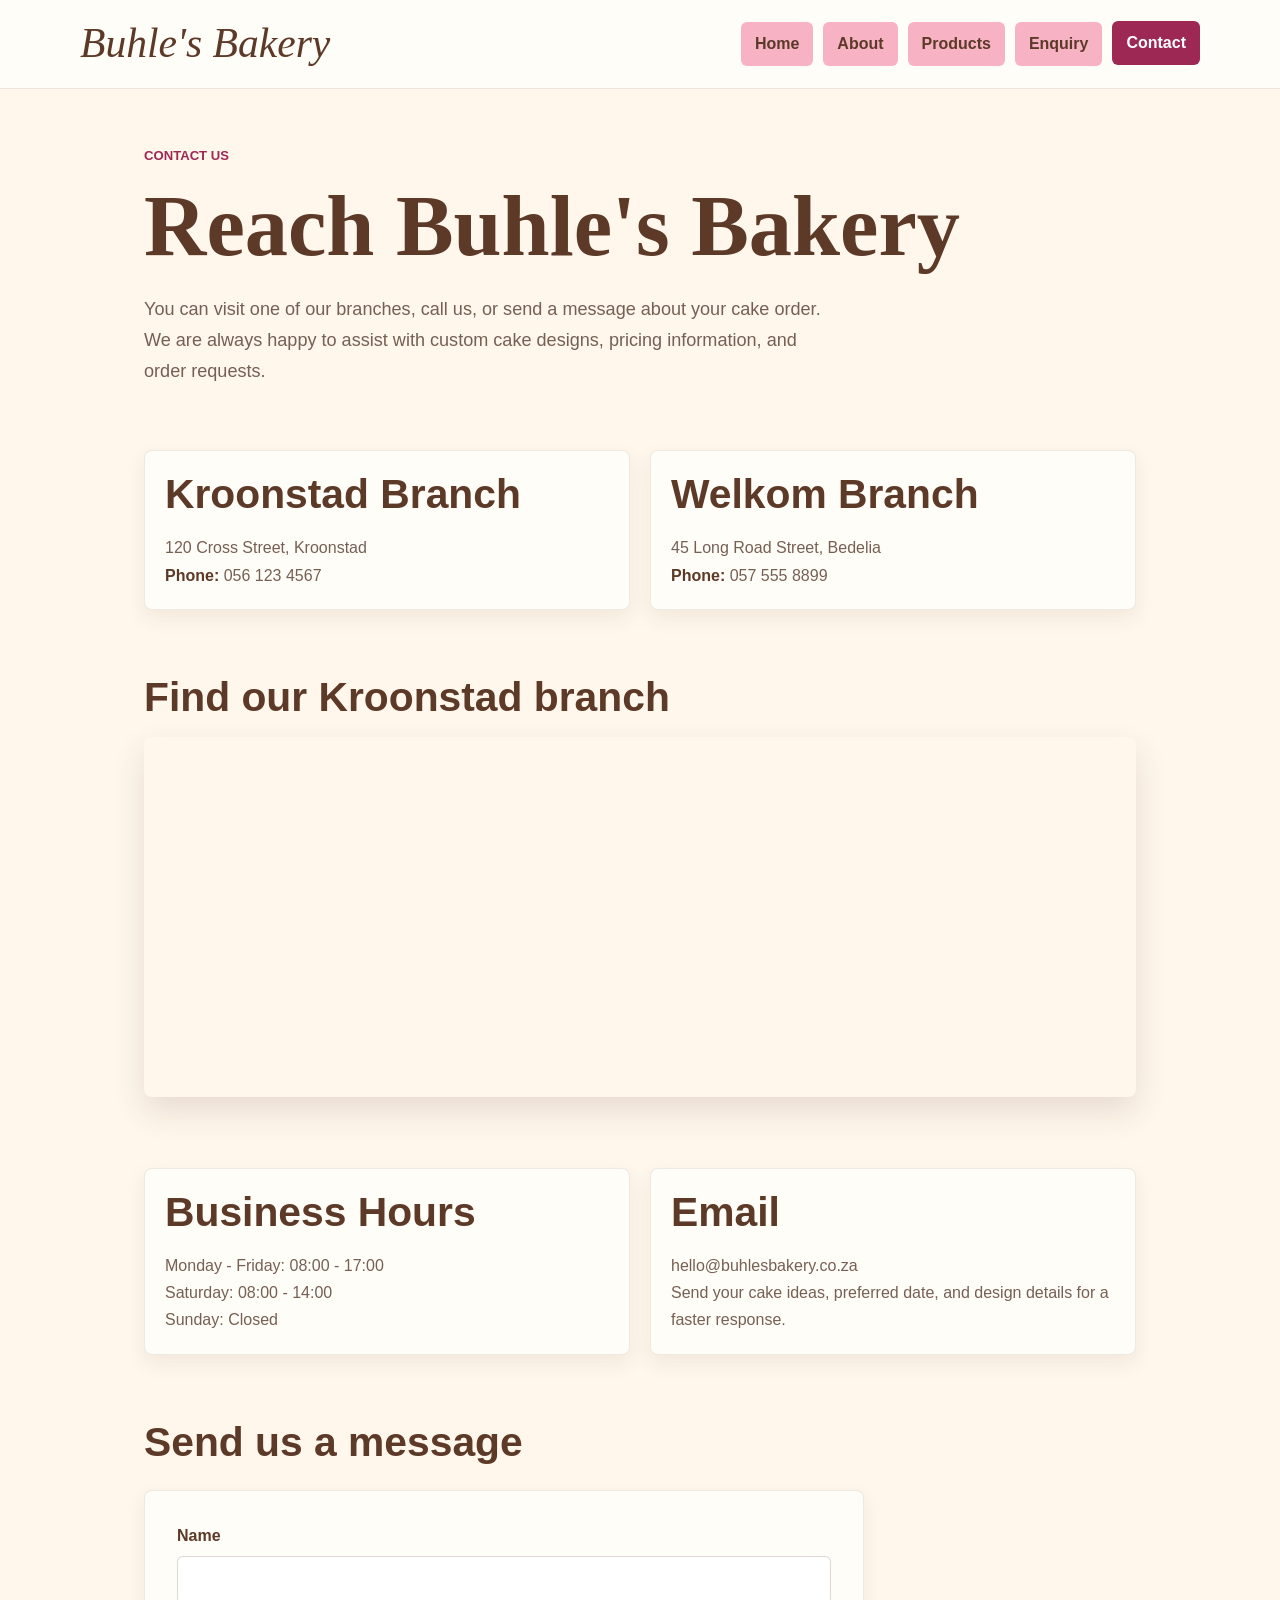
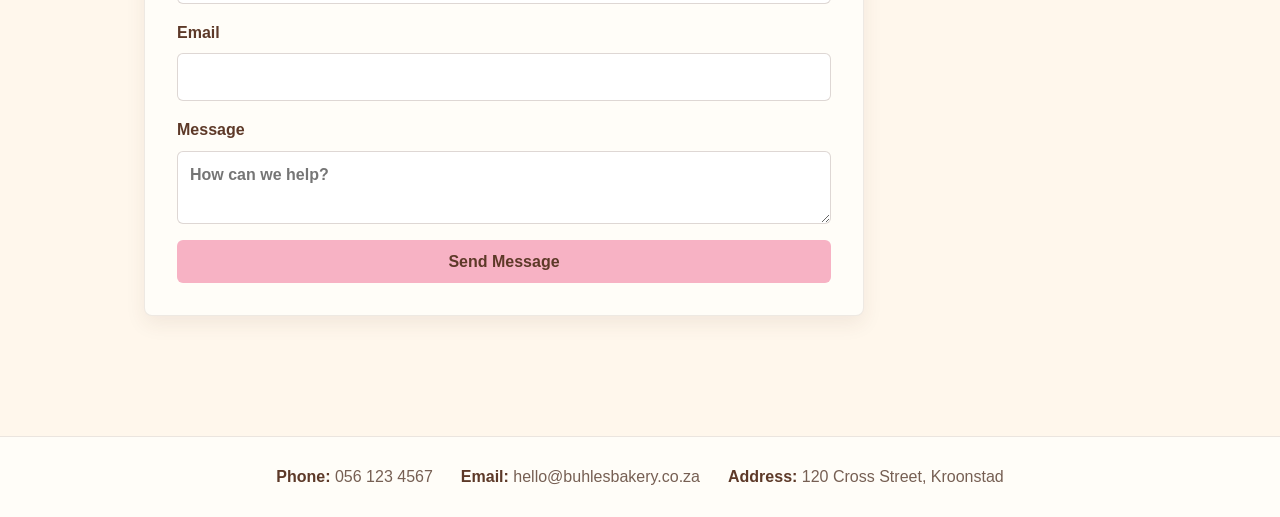
<file: contact.html>
<!DOCTYPE html>
<html lang="en">

<head>
    <!-- BASIC PAGE SETUP -->
    <meta charset="UTF-8">

    <!-- Responsive design for all devices -->
    <meta name="viewport" content="width=device-width, initial-scale=1.0">

    <!-- SEO META DATA  -->
    <meta name="description" content="Contact Buhle's Bakery in Kroonstad and Welkom for custom cakes, cupcakes, business hours, branch details, and bakery enquiries.">
    <meta name="keywords" content="contact Buhle's Bakery, Kroonstad bakery, Welkom bakery, bakery business hours, custom cake contact">

    <!-- Page title -->
    <title>Buhle's Bakery | Contact Details, Branches and Map</title>

    <!-- External stylesheet -->
    <link rel="stylesheet" href="css/style.css">

    <!-- Optional JavaScript file -->
    <script src="javascript/script.js" defer></script>
</head>

<body>

    <!-- ================= HEADER SECTION ================= -->
    <header>

        <!-- Container for logo and navigation -->
        <div class="site-header">

            <!-- Brand / homepage link -->
            <a class="brand" href="index.html">Buhle's Bakery</a>

            <!-- Navigation menu -->
            <nav aria-label="Main navigation">

                <a href="index.html">Home</a>
                <a href="about.html">About</a>
                <a href="products.html">Products</a>
                <a href="enquiry.html">Enquiry</a>
                <a href="contact.html" aria-current="page">Contact</a>

            </nav>
        </div>
    </header>

    <!-- ================= MAIN CONTENT ================= -->
    <main>

        <!-- ================= INTRO SECTION ================= -->
        <section>

            <!-- Small label for styling consistency -->
            <p class="eyebrow">Contact us</p>

            <!-- Main heading -->
            <h1>Reach Buhle's Bakery</h1>

            <!-- Added richer text (fixes “not enough content” issue) -->
            <p class="lead">
                You can visit one of our branches, call us, or send a message about your cake order.
                We are always happy to assist with custom cake designs, pricing information, and order requests.
            </p>

        </section>

        <!-- ================= BRANCH INFORMATION ================= -->
        <section class="info-grid">

            <!-- Kroonstad branch -->
            <article class="info-panel">

                <h2>Kroonstad Branch</h2>

                <p>120 Cross Street, Kroonstad</p>

                <p><strong>Phone:</strong> 056 123 4567</p>

            </article>

            <!-- Welkom branch -->
            <article class="info-panel">

                <h2>Welkom Branch</h2>

                <p>45 Long Road Street, Bedelia</p>

                <p><strong>Phone:</strong> 057 555 8899</p>

            </article>

        </section>

        <!-- ================= MAP SECTION ================= -->
        <section>

            <h2>Find our Kroonstad branch</h2>

            <!-- Embedded map for location awareness -->
            <iframe
                class="map-frame"
                title="Interactive map showing Buhle's Bakery Kroonstad area"
                src="https://www.openstreetmap.org/export/embed.html?bbox=27.2100%2C-27.6900%2C27.2600%2C-27.6500&amp;layer=mapnik&amp;marker=-27.6700%2C27.2350"
                loading="lazy">
            </iframe>

        </section>

        <!-- ================= BUSINESS INFO ================= -->
        <section class="info-grid">

            <!-- Business hours -->
            <article class="info-panel">

                <h2>Business Hours</h2>

                <p>Monday - Friday: 08:00 - 17:00</p>
                <p>Saturday: 08:00 - 14:00</p>
                <p>Sunday: Closed</p>

            </article>

            <!-- Email info -->
            <article class="info-panel">

                <h2>Email</h2>

                <p>hello@buhlesbakery.co.za</p>

                <!-- Added explanation text (important for rubric content marks) -->
                <p>
                    Send your cake ideas, preferred date, and design details for a faster response.
                </p>

            </article>

        </section>

        <!-- ================= CONTACT FORM ================= -->
        <section>

            <h2>Send us a message</h2>

            <!-- Form for user enquiries -->
            <form action="#" method="post" data-form-type="contact">

                <!-- Name input -->
                <label>
                    Name
                    <input type="text" name="name" autocomplete="name" required>
                </label>

                <!-- Email input -->
                <label>
                    Email
                    <input type="email" name="email" autocomplete="email" required>
                </label>

                <!-- Message input -->
                <label>
                    Message
                    <textarea name="message" minlength="10" placeholder="How can we help?" required></textarea>
                </label>

                <!-- Submit button -->
                <button class="button" type="submit">Send Message</button>

                <!-- Placeholder for JS response messages -->
                <p class="form-response" hidden></p>

            </form>

        </section>

    </main>

    <!-- ================= FOOTER ================= -->
    <footer>

        <div class="footer-inner">

            <!-- Contact details repeated for usability -->
            <p><strong>Phone:</strong> 056 123 4567</p>
            <p><strong>Email:</strong> hello@buhlesbakery.co.za</p>
            <p><strong>Address:</strong> 120 Cross Street, Kroonstad</p>

        </div>

    </footer>

</body>
</html>
</file>
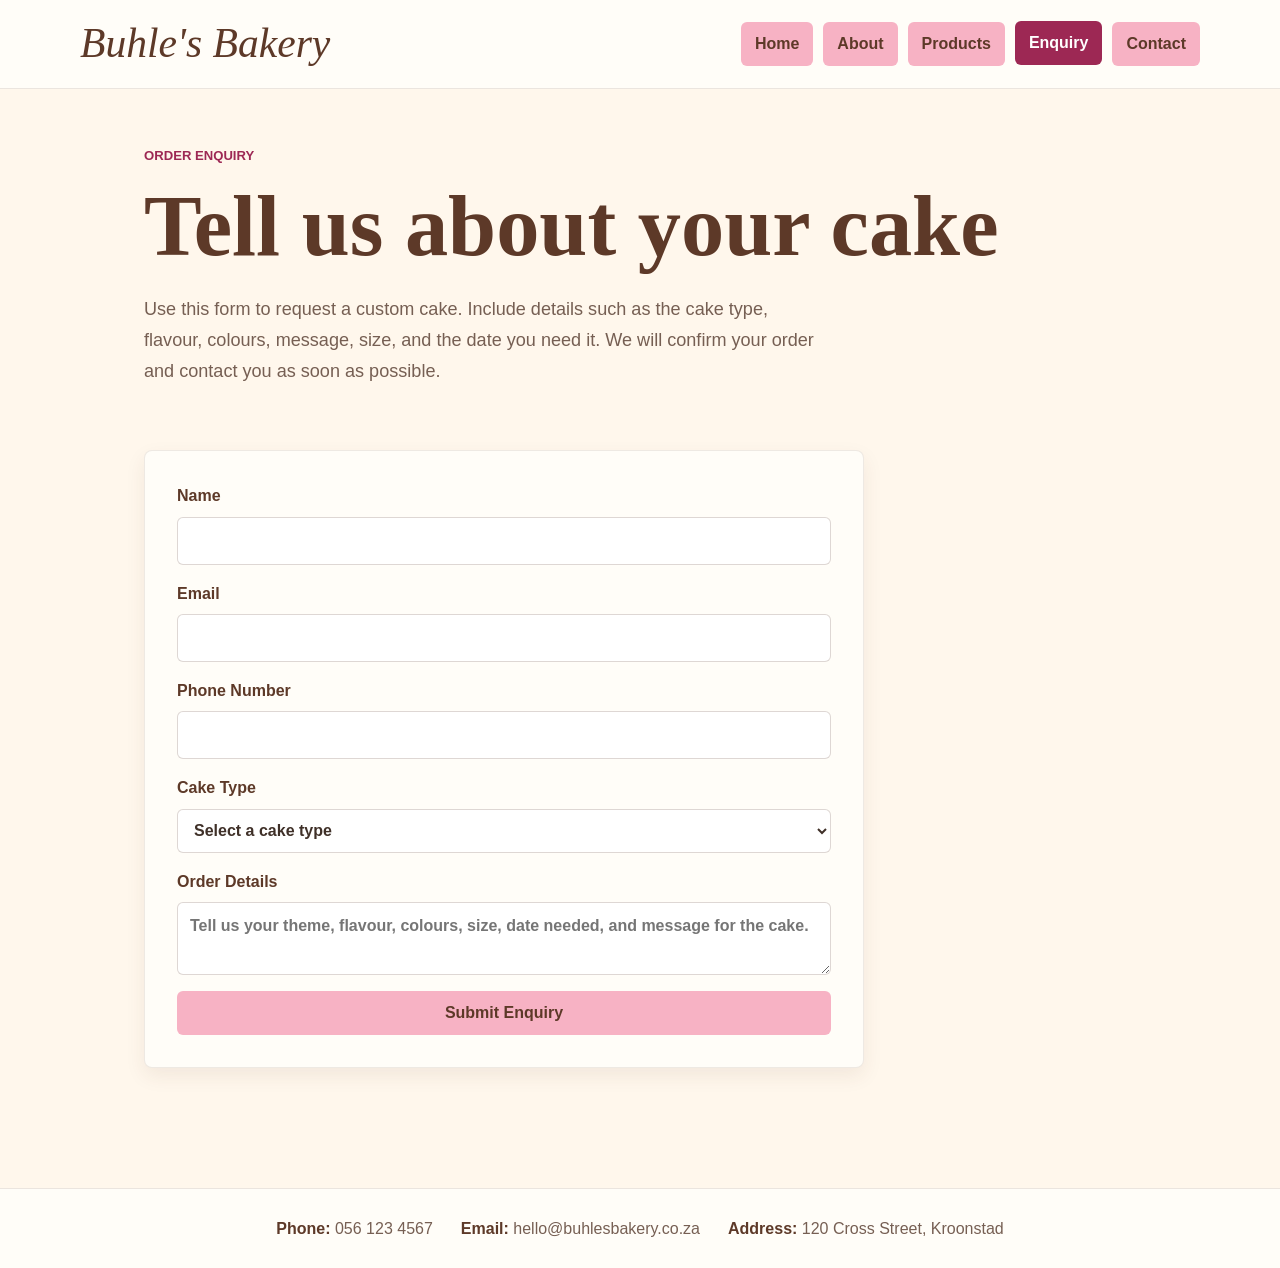
<file: enquiry.html>
<!DOCTYPE html>
<html lang="en">

<head>
    <!-- Basic page setup -->
    <meta charset="UTF-8">

    <!-- Makes page responsive on all devices -->
    <meta name="viewport" content="width=device-width, initial-scale=1.0">

    <!-- SEO META DATA -->
    <meta name="description" content="Submit a cake enquiry to Buhle's Bakery for custom bento cakes, cupcakes, heart cakes, rectangular cakes, tiered cakes, and tall cakes.">
    <meta name="keywords" content="cake enquiry, order custom cake, Buhle's Bakery enquiry, cake order form, Kroonstad bakery order">

    <!-- Page title shown in browser tab -->
    <title>Buhle's Bakery | Custom Cake Enquiry Form</title>

    <!-- External CSS file -->
    <link rel="stylesheet" href="css/style.css">

    <!-- Optional JavaScript file -->
    <script src="javascript/script.js" defer></script>
</head>

<body>

    <!-- HEADER SECTION -->
    <header>

        <!-- Container for branding and navigation -->
        <div class="site-header">

            <!-- Brand logo / home link -->
            <a class="brand" href="index.html">Buhle's Bakery</a>

            <!-- Navigation menu -->
            <nav aria-label="Main navigation">

                <a href="index.html">Home</a>
                <a href="about.html">About</a>
                <a href="products.html">Products</a>
                <a href="enquiry.html" aria-current="page">Enquiry</a>
                <a href="contact.html">Contact</a>

            </nav>
        </div>
    </header>

    <!--MAIN CONTENT -->
    <main>

        <!--ENQUIRY INTRO SECTION -->
        <section>

            <!-- Small label for styling consistency -->
            <p class="eyebrow">Order enquiry</p>

            <!-- Main heading -->
            <h1>Tell us about your cake</h1>

            <!-- Added richer explanation (helps with “not enough text” feedback) -->
            <p class="lead">
                Use this form to request a custom cake. Include details such as the cake type,
                flavour, colours, message, size, and the date you need it. We will confirm your order
                and contact you as soon as possible.
            </p>

        </section>

        <!--order form-->
        <section>

            <!-- Form starts here -->
            <form action="#" method="post" data-form-type="enquiry">

                <!--name field -->
                <label>
                    Name
                    <input type="text"
                           name="name"
                           autocomplete="name"
                           required>
                </label>

                <!--email field-->
                <label>
                    Email
                    <input type="email"
                           name="email"
                           autocomplete="email"
                           required>
                </label>

                <!--phone field-->
                <label>
                    Phone Number
                    <input type="tel"
                           name="phone"
                           autocomplete="tel"
                           pattern="[0-9 +()-]{7,}"
                           required>
                </label>

                <!-- CAKE TYPE dropdown -->
                <label>
                    Cake Type

                    <!-- Dropdown menu for cake selection -->
                    <select name="cake-type" required>

                        <option value="">Select a cake type</option>

                        <option>Bento Cake</option>
                        <option>Heart Cake</option>
                        <option>Cupcakes</option>
                        <option>Rectangular Cake</option>
                        <option>Tiered Cake</option>
                        <option>Tall Cake</option>

                    </select>
                </label>

                <!--ORDER DETAILS TEXT AREA  -->
                <label>
                    Order Details

                    <!-- Multi-line input for custom order info -->
                    <textarea name="order-details"
                              minlength="15"
                              placeholder="Tell us your theme, flavour, colours, size, date needed, and message for the cake."
                              required></textarea>
                </label>

                <!-- SUBMIT button -->
                <button class="button" type="submit">
                    Submit Enquiry
                </button>

                <!-- Response message area (for JS if needed later) -->
                <p class="form-response" hidden></p>

            </form>

        </section>

    </main>

    <!--Footer-->
    <footer>

        <div class="footer-inner">

            <!-- Contact details repeated for usability -->
            <p><strong>Phone:</strong> 056 123 4567</p>
            <p><strong>Email:</strong> hello@buhlesbakery.co.za</p>
            <p><strong>Address:</strong> 120 Cross Street, Kroonstad</p>

        </div>

    </footer>

</body>

</html>
</file>
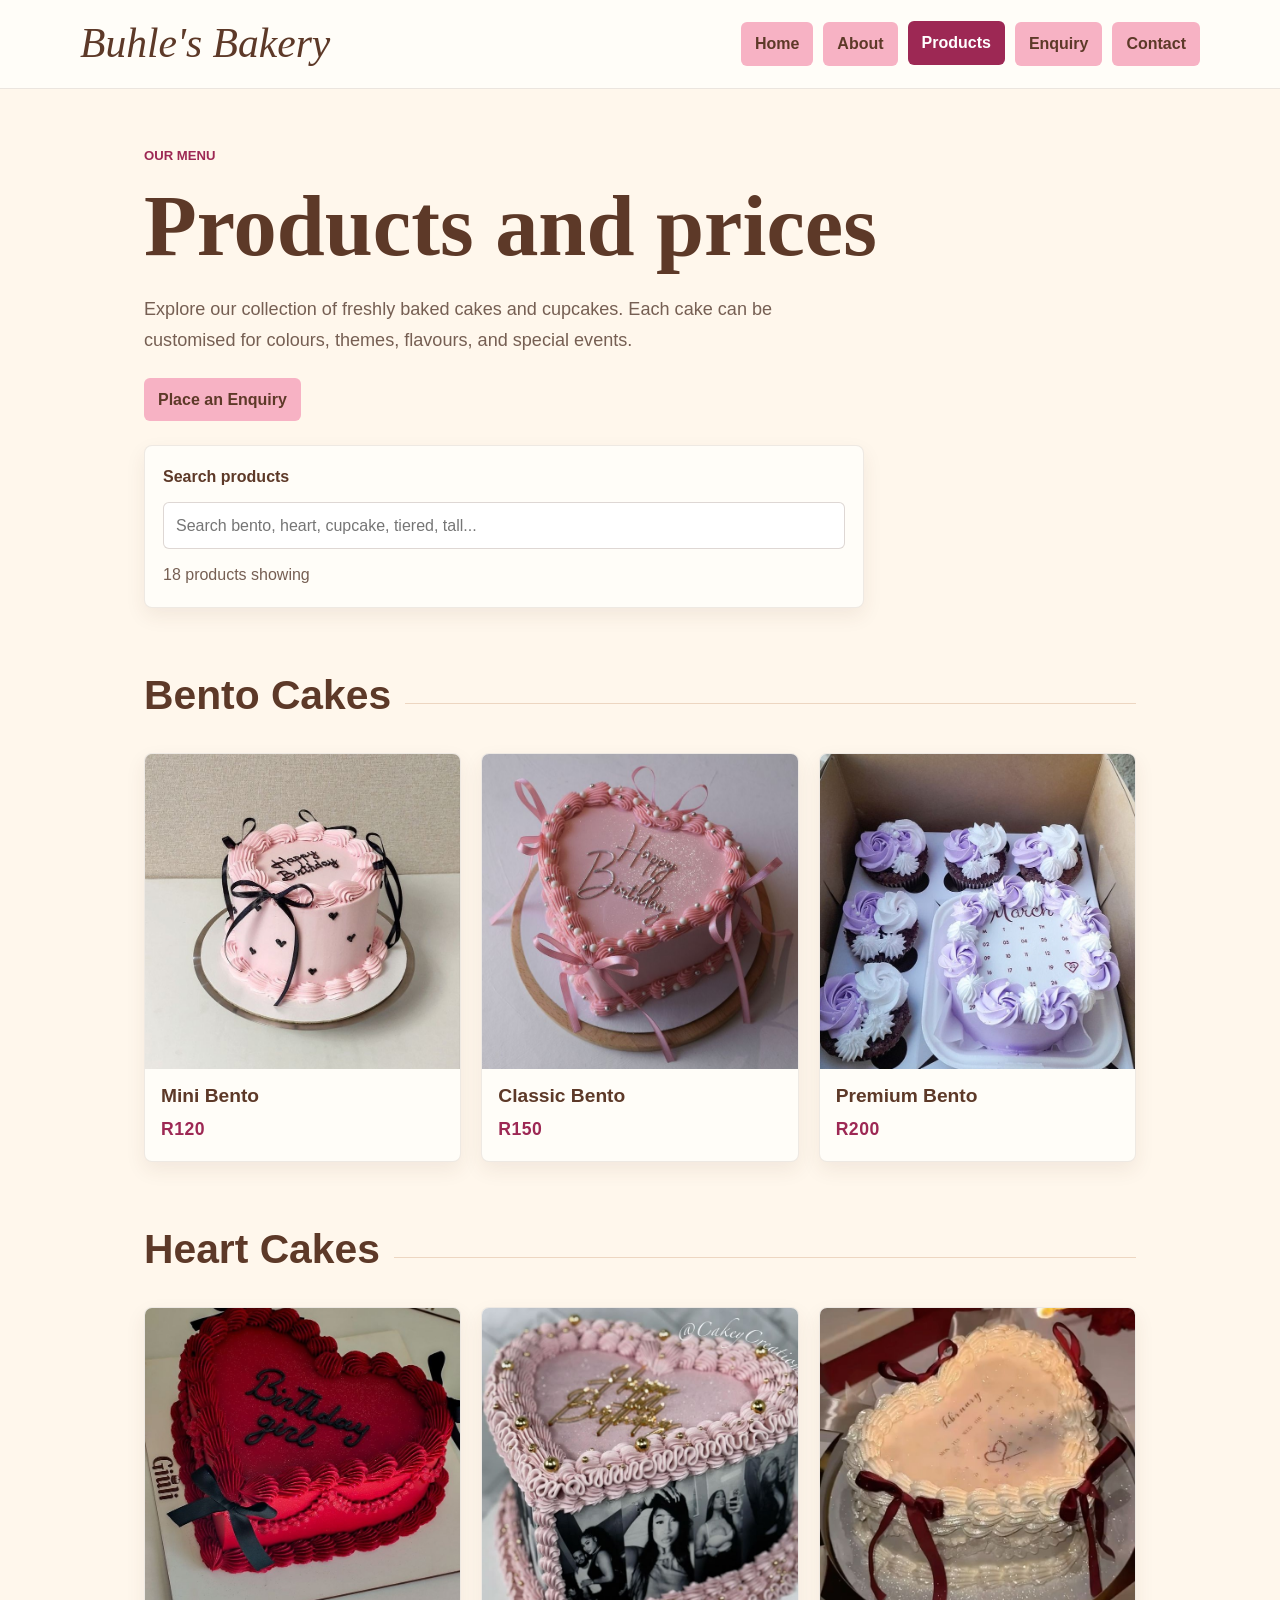
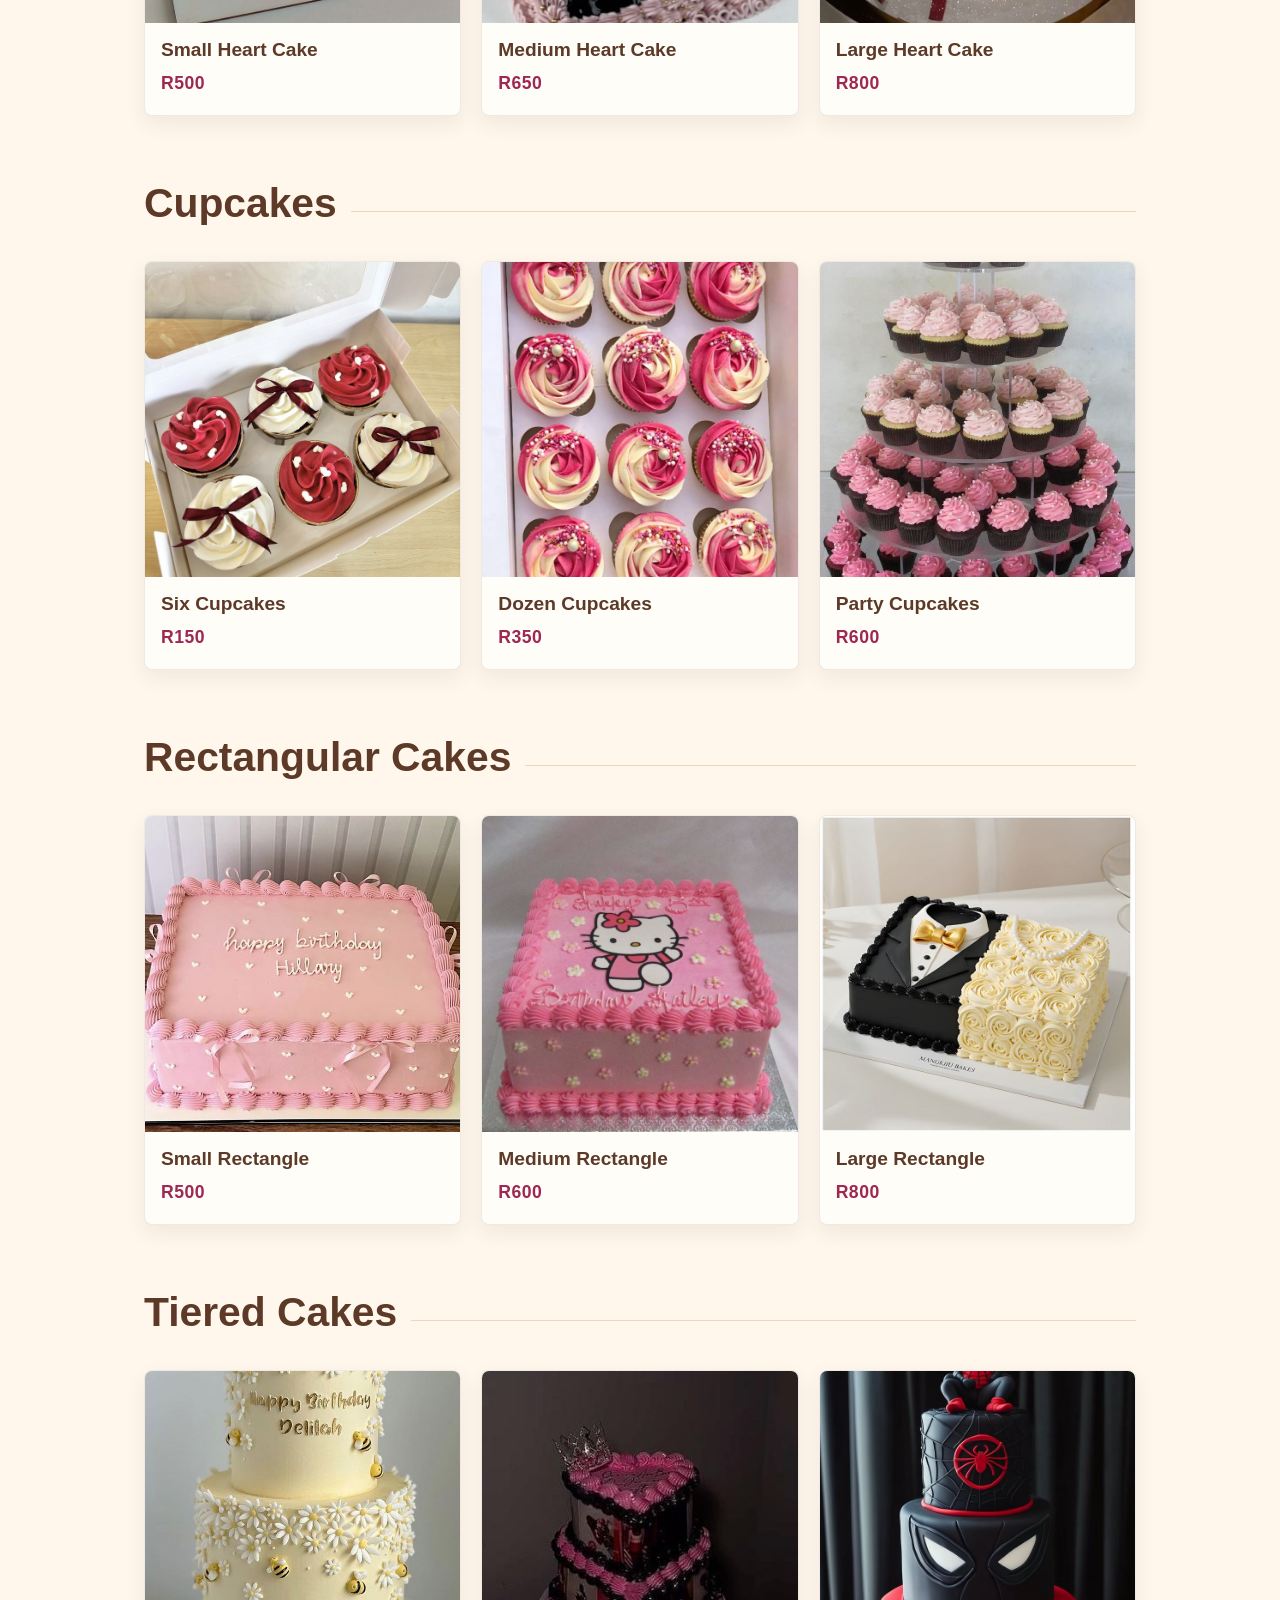
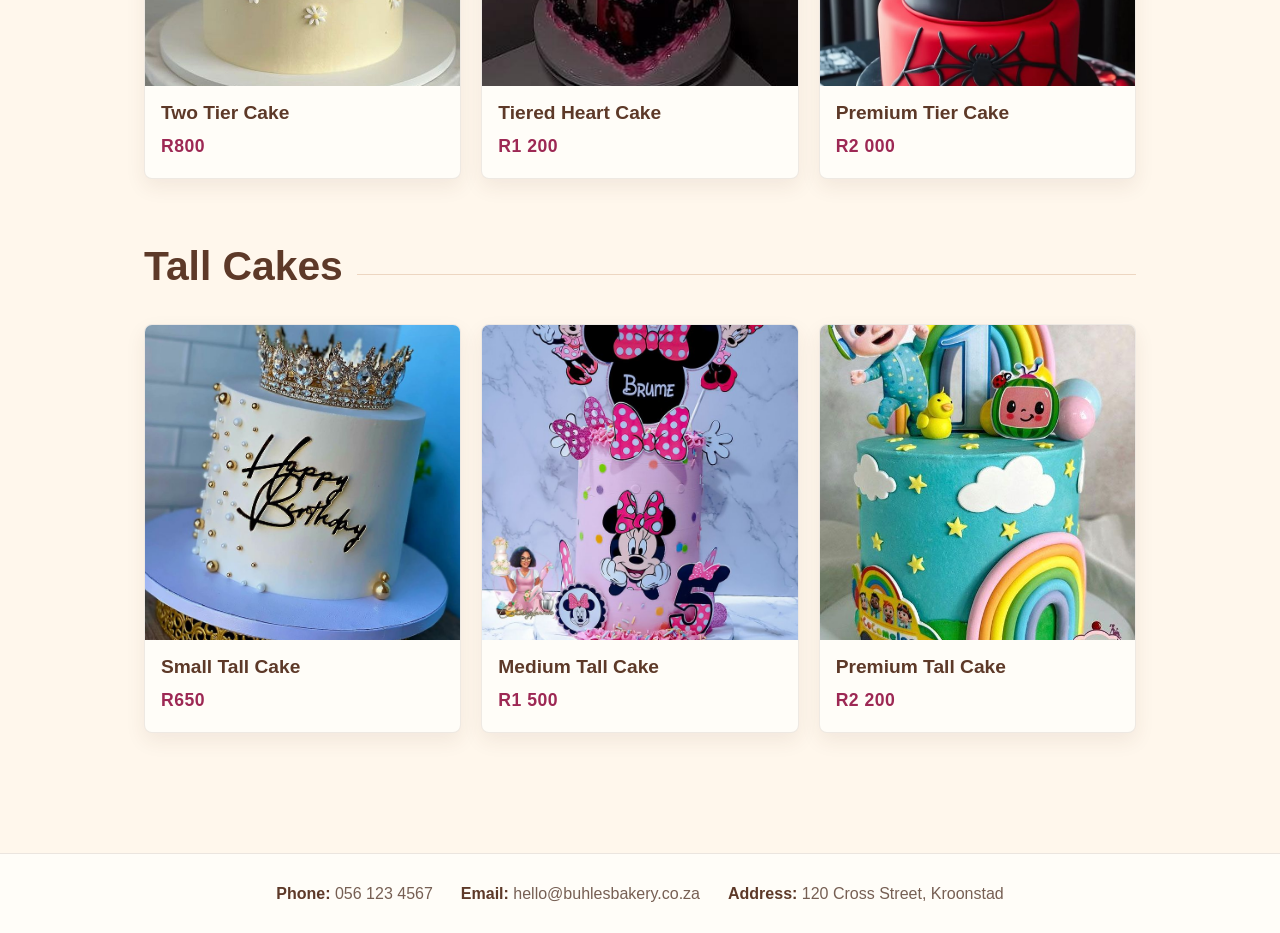
<file: products.html>
<!DOCTYPE html>
<html lang="en">

<head>
    <!-- Character encoding for proper text display -->
    <meta charset="UTF-8">

    <!-- Makes site responsive on all devices -->
    <meta name="viewport" content="width=device-width, initial-scale=1.0">

    <!-- SEO description for search engines -->
    <meta name="description" content="Browse Buhle's Bakery products including bento cakes, heart cakes, cupcakes, rectangular cakes, tiered cakes, and tall cakes with prices and custom options.">

    <!-- SEO keywords -->
    <meta name="keywords" content="bakery products, cake prices, bento cakes, heart cakes, cupcakes, tiered cakes, tall cakes, Buhle's Bakery">

    <!-- Page title shown in browser tab -->
    <title>Buhle's Bakery | Cake Products, Gallery and Prices</title>

    <!-- External CSS (REQUIRED: external stylesheet evidence) -->
    <link rel="stylesheet" href="css/style.css">

    <!-- External JavaScript (used for search + lightbox functionality) -->
    <script src="javascript/script.js" defer></script>
</head>

<body>

    <!-- ================= HEADER SECTION ================= -->
    <header>
        <div class="site-header">

            <!-- Brand / logo link -->
            <a class="brand" href="index.html">Buhle's Bakery</a>

            <!-- Navigation menu (semantic + accessible) -->
            <nav aria-label="Main navigation">

                <!-- Active page indicator -->
                <a href="index.html">Home</a>
                <a href="about.html">About</a>

                <!-- aria-current shows current page for accessibility marks -->
                <a href="products.html" aria-current="page">Products</a>

                <a href="enquiry.html">Enquiry</a>
                <a href="contact.html">Contact</a>
            </nav>

        </div>
    </header>

    <!-- ================= MAIN CONTENT ================= -->
    <main>

        <!-- ================= INTRO SECTION ================= -->
        <section>
            <p class="eyebrow">Our menu</p>

            <h1>Products and prices</h1>

            <p class="lead">
                Explore our collection of freshly baked cakes and cupcakes.
                Each cake can be customised for colours, themes, flavours, and special events.
            </p>

            <!-- Call-to-action button -->
            <a class="button" href="enquiry.html">Place an Enquiry</a>

            <!-- Search feature (used for JS filtering = good for marks) -->
            <div class="search-panel">

                <label for="product-search">
                    Search products
                </label>

                <input
                    type="search"
                    id="product-search"
                    placeholder="Search bento, heart, cupcake, tiered, tall..."
                >

                <!-- Product counter for dynamic JS updates -->
                <p id="product-count">18 products showing</p>
            </div>
        </section>

        <!-- ================= BENTO CAKES ================= -->
        <section class="product-section">

            <div class="category-heading">
                <h2>Bento Cakes</h2>
            </div>

            <div class="product-grid">

                <!-- Product card 1 -->
                <article class="product-card" data-category="bento cake mini pink">
                    <img src="images/bento1.jpg" alt="Mini bento cake with decorative frosting">
                    <div>
                        <h3>Mini Bento</h3>
                        <p class="price">R120</p>
                    </div>
                </article>

                <!-- Product card 2 -->
                <article class="product-card" data-category="bento cake classic">
                    <img src="images/bento2.jpg" alt="Classic decorated bento cake">
                    <div>
                        <h3>Classic Bento</h3>
                        <p class="price">R150</p>
                    </div>
                </article>

                <!-- Product card 3 -->
                <article class="product-card" data-category="bento cake premium custom">
                    <img src="images/Bento3.jpg" alt="Premium custom bento cake">
                    <div>
                        <h3>Premium Bento</h3>
                        <p class="price">R200</p>
                    </div>
                </article>

            </div>
        </section>

        <!-- ================= HEART CAKES ================= -->
        <section class="product-section">

            <div class="category-heading">
                <h2>Heart Cakes</h2>
            </div>

            <div class="product-grid">

                <article class="product-card" data-category="heart cake small">
                    <img src="images/heart1.jpg" alt="Small heart cake with piped frosting border">
                    <div>
                        <h3>Small Heart Cake</h3>
                        <p class="price">R500</p>
                    </div>
                </article>

                <article class="product-card" data-category="heart cake medium pink">
                    <img src="images/heart2.jpg" alt="Medium heart cake">
                    <div>
                        <h3>Medium Heart Cake</h3>
                        <p class="price">R650</p>
                    </div>
                </article>

                <article class="product-card" data-category="heart cake large">
                    <img src="images/heart3.jpg" alt="Large custom heart cake">
                    <div>
                        <h3>Large Heart Cake</h3>
                        <p class="price">R800</p>
                    </div>
                </article>

            </div>
        </section>

        <!-- ================= CUPCAKES ================= -->
        <section class="product-section">

            <div class="category-heading">
                <h2>Cupcakes</h2>
            </div>

            <div class="product-grid">

                <article class="product-card" data-category="cupcakes six decorated">
                    <img src="images/cup1.jpg" alt="Set of six decorated cupcakes">
                    <div>
                        <h3>Six Cupcakes</h3>
                        <p class="price">R150</p>
                    </div>
                </article>

                <article class="product-card" data-category="cupcakes dozen celebration">
                    <img src="images/cup2.jpg" alt="Dozen celebration cupcakes with colourful frosting">
                    <div>
                        <h3>Dozen Cupcakes</h3>
                        <p class="price">R350</p>
                    </div>
                </article>

                <article class="product-card" data-category="cupcakes party box">
                    <img src="images/cup3.jpg" alt="Large party cupcake box for events">
                    <div>
                        <h3>Party Cupcakes</h3>
                        <p class="price">R600</p>
                    </div>
                </article>

            </div>
        </section>

        <!-- ================= RECTANGULAR CAKES ================= -->
        <section class="product-section">

            <div class="category-heading">
                <h2>Rectangular Cakes</h2>
            </div>

            <div class="product-grid">

                <article class="product-card">
                    <img src="images/rec1.jpg" alt="Small rectangular celebration cake">
                    <div>
                        <h3>Small Rectangle</h3>
                        <p class="price">R500</p>
                    </div>
                </article>

                <article class="product-card">
                    <img src="images/rec2.jpg" alt="Medium rectangular custom cake">
                    <div>
                        <h3>Medium Rectangle</h3>
                        <p class="price">R600</p>
                    </div>
                </article>

                <article class="product-card">
                    <img src="images/rec3.jpg" alt="Large rectangular event cake">
                    <div>
                        <h3>Large Rectangle</h3>
                        <p class="price">R800</p>
                    </div>
                </article>

            </div>
        </section>

        <!-- ===================== TIERED CAKES SECTION ===================== -->
<section class="product-section">

    <!-- Section heading -->
    <div class="category-heading">
        <h2>Tiered Cakes</h2>
    </div>

    <!-- Grid layout for cakes (CSS handles 3 per row) -->
    <div class="product-grid">

        <!-- Cake 1 -->
        <article class="product-card" data-category="tiered cake">
            <!-- Image: make sure file exists in /images folder -->
            <img src="images/tiered1.jpg" alt="Two tier celebration cake with smooth frosting" data-lightbox>

            <div>
                <h3>Two Tier Cake</h3>
                <p class="price">R800</p>
            </div>
        </article>

        <!-- Cake 2 -->
        <article class="product-card" data-category="tiered cake wedding">
            <img src="images/tiered2.jpg" alt="Elegant wedding tiered cake with floral design" data-lightbox>

            <div>
                <h3>Tiered Heart Cake</h3>
                <p class="price">R1 200</p>
            </div>
        </article>

        <!-- Cake 3 -->
        <article class="product-card" data-category="tiered cake premium">
            <img src="images/tiered3.jpg" alt="Luxury multi-tier celebration cake" data-lightbox>

            <div>
                <h3>Premium Tier Cake</h3>
                <p class="price">R2 000</p>
            </div>
        </article>

    </div>
</section>

<!-- ===================== TALL CAKES SECTION ===================== -->
<section class="product-section">

    <!-- Section heading -->
    <div class="category-heading">
        <h2>Tall Cakes</h2>
    </div>

    <!-- Product grid -->
    <div class="product-grid">

        <!-- Cake 1 -->
        <article class="product-card" data-category="tall cake">
            <img src="images/tall1.jpg" alt="Small tall cake with drip icing" data-lightbox>

            <div>
                <h3>Small Tall Cake</h3>
                <p class="price">R650</p>
            </div>
        </article>

        <!-- Cake 2 -->
        <article class="product-card" data-category="tall cake celebration">
            <img src="images/tall2.jpg" alt="Medium tall celebration cake with decorations" data-lightbox>

            <div>
                <h3>Medium Tall Cake</h3>
                <p class="price">R1 500</p>
            </div>
        </article>

        <!-- Cake 3 -->
        <article class="product-card" data-category="tall cake premium">
            <img src="images/tall3.jpg" alt="Premium tall cake with luxury design and layers" data-lightbox>

            <div>
                <h3>Premium Tall Cake</h3>
                <p class="price">R2 200</p>
            </div>
        </article>

    </div>
</section>

        <!-- ================= LIGHTBOX EMPTY STATE ================= -->
        <p id="no-results" class="empty-state" hidden>
            No products match your search. Try another cake type or price.
        </p>

    </main>

    <!-- ================= LIGHTBOX (IMAGE POPUP FEATURE) ================= -->
    <dialog id="lightbox" class="lightbox">

        <div class="lightbox-content">

            <!-- Default image placeholder -->
            <img src="images/bento1.jpg" alt="Expanded product preview">

            <div class="lightbox-footer">
                <p>Product image preview</p>

                <!-- Close button -->
                <button class="button" type="button" data-close-lightbox>
                    Close
                </button>
            </div>

        </div>
    </dialog>

    <!-- ================= FOOTER ================= -->
    <footer>
        <div class="footer-inner">

            <p><strong>Phone:</strong> 056 123 4567</p>
            <p><strong>Email:</strong> hello@buhlesbakery.co.za</p>
            <p><strong>Address:</strong> 120 Cross Street, Kroonstad</p>

        </div>
    </footer>

</body>

</html>
</file>
<file: css/style.css>
:root {
    --cream: #fff7ec;
    --vanilla: #fffdf8;
    --rose: #f7b2c4;
    --berry: #9d2854;
    --cocoa: #5d3928;
    --caramel: #b87442;
    --mint: #d7ead3;
    --ink: #3f3028;
    --muted: #765f53;
    --shadow: 0 14px 32px rgba(93, 57, 40, 0.14);
}

* {
    box-sizing: border-box;
    margin: 0;
    padding: 0;
}

body {
    background: var(--cream);
    color: var(--ink);
    font-family: Arial, Helvetica, sans-serif;
    line-height: 1.6;
}

img {
    display: block;
    max-width: 100%;
}

header,
footer {
    background: var(--vanilla);
    border-bottom: 1px solid rgba(93, 57, 40, 0.12);
}

header {
    padding: 22px clamp(18px, 5vw, 64px);
    position: sticky;
    top: 0;
    z-index: 10;
}

.site-header {
    align-items: center;
    display: flex;
    gap: 20px;
    justify-content: space-between;
    margin: 0 auto;
    max-width: 1120px;
}

.brand {
    color: var(--cocoa);
    font-family: Georgia, "Times New Roman", serif;
    font-size: clamp(1.7rem, 4vw, 2.6rem);
    font-style: italic;
    line-height: 1;
    text-decoration: none;
    white-space: nowrap;
}

nav {
    display: flex;
    flex-wrap: wrap;
    gap: 10px;
    justify-content: flex-end;
}

nav a,
.button {
    background: var(--rose);
    border: 0;
    border-radius: 6px;
    color: var(--cocoa);
    cursor: pointer;
    display: inline-block;
    font: inherit;
    font-weight: 700;
    min-height: 42px;
    padding: 9px 14px;
    text-decoration: none;
    transition: background-color 0.2s ease, color 0.2s ease, transform 0.2s ease;
}

/*PSEUDO CLASSES*/
nav a:hover,
nav a[aria-current="page"],
.button:hover {
    background: var(--berry);
    color: white;
    transform: translateY(-1px);
}

main {
    margin: 0 auto;
    max-width: 1120px;
    padding: clamp(28px, 5vw, 56px) clamp(18px, 5vw, 64px);
}

section {
    margin-bottom: clamp(34px, 6vw, 64px);
    scroll-margin-top: 90px;
}

/* HERO SECTION */
.hero {
    align-items: center;
    display: grid;
    gap: clamp(24px, 5vw, 48px);
    grid-template-columns: minmax(0, 1fr) minmax(280px, 0.9fr);
    @media (max-width: 860px) {
        hero{
            min-height: auto;
        }
    }
    min-height: 520px;
}

.hero img {
    aspect-ratio: 4 / 3;
    border-radius: 8px;
    box-shadow: var(--shadow);
    height: 100%;
    object-fit: cover;
}

.eyebrow {
    color: var(--berry);
    font-size: 0.82rem;
    font-weight: 800;
    letter-spacing: 0;
    margin-bottom: 10px;
    text-transform: uppercase;
}

h1,
h2,
h3 {
    color: var(--cocoa);
    line-height: 1.15;
}

h1 {
    font-family: Georgia, "Times New Roman", serif;
    font-size: clamp(2.5rem, 8vw, 5.4rem);
    margin-bottom: 18px;
}

h2 {
    font-size: clamp(1.75rem, 4vw, 2.55rem);
    margin-bottom: 16px;
}

h3 {
    font-size: 1.2rem;
    margin-bottom: 8px;
}

p {
    color: var(--muted);
    max-width: 68ch;

    
    font-size: 1rem;
    line-height: 1.7;
}

strong {
    color: var(--cocoa);
}

.lead {
    font-size: 1.13rem;
    margin-bottom: 22px;
}

.intro {
    align-items: end;
    display: grid;
    gap: 20px;
    grid-template-columns: minmax(0, 1fr) auto;
}

.section-note {
    background: var(--mint);
    border-radius: 6px;
    color: var(--cocoa);
    font-weight: 700;
    padding: 12px 16px;
}

/* GRID SYSTEMS */
.feature-grid,
.product-grid,
.info-grid {
    display: grid;
    gap: 20px;
}

.feature-grid,
.product-grid,
.info-grid{
    display: grid;
    gap: 20px;
    grid-template-columns: repeat(auto-fit, minmax(220px, 1fr));
}

.feature,
.product-card,
.info-panel,
form {
    background: var(--vanilla);
    border: 1px solid rgba(93, 57, 40, 0.1);
    border-radius: 8px;
    box-shadow: 0 8px 20px rgba(93, 57, 40, 0.08);
}

.feature,
.info-panel {
    padding: 20px;
}

.product-card {
    overflow: hidden;
    transition: transform 0.2s ease, box-shadow 0.2s ease;
}

.product-card:hover {
    box-shadow: var(--shadow);
    transform: translateY(-4px);
}

.product-card img {
    aspect-ratio: 1 / 1;
    cursor: zoom-in;
    object-fit: cover;
    width: 100%;
}

.product-card div {
    padding: 16px;
}

.price {
    color: var(--berry);
    font-size: 1.1rem;
    font-weight: 800;
    margin-top: 8px;
    letter-spacing: 0.5px;
}

.category-heading {
    align-items: center;
    display: flex;
    gap: 14px;
    margin-bottom: 18px;
}

.category-heading::after {
    background: rgba(184, 116, 66, 0.25);
    content: "";
    flex: 1;
    height: 1px;
}

ul {
    color: var(--muted);
    list-style-position: inside;
}

li + li {
    margin-top: 8px;
}

/* FORM STYLING */
form {
    display: grid;
    gap: 16px;
    margin-top: 24px;
    max-width: 720px;
    padding: clamp(20px, 4vw, 32px);
}

label {
    color: var(--cocoa);
    display: grid;
    font-weight: 700;
    gap: 8px;
}

input,
select,
textarea {
    background: white;
    border: 1px solid rgba(93, 57, 40, 0.2);
    border-radius: 6px;
    color: var(--ink);
    font: inherit;
    min-height: 44px;
    padding: 10px 12px;
    width: 100%;
}

input:focus,
select:focus,
textarea:focus {
    border-color: var(--berry);
    box-shadow: 0 0 0 3px rgba(157, 40, 84, 0.16);
    outline: none;
}

/* SEARCH PANEL */
.search-panel {
    background: var(--vanilla);
    border: 1px solid rgba(93, 57, 40, 0.1);
    border-radius: 8px;
    box-shadow: 0 8px 20px rgba(93, 57, 40, 0.08);
    display: grid;
    gap: 12px;
    margin-top: 24px;
    max-width: 720px;
    padding: 18px;
}

.search-panel p,
.form-response {
    max-width: none;
}

.empty-state {
    background: var(--mint);
    border-radius: 8px;
    color: var(--cocoa);
    font-weight: 700;
    padding: 18px;
}

.map-frame {
    border: 0;
    border-radius: 8px;
    box-shadow: var(--shadow);
    height: 360px;
    width: 100%;
}

/* LIGHTBOX */
.lightbox {
    background: transparent;
    border: 0;
    margin: auto;
    max-width: min(92vw, 860px);
    width: 100%;
}

.lightbox::backdrop {
    background: rgba(63, 48, 40, 0.76);
}

.lightbox-content {
    background: var(--vanilla);
    border-radius: 8px;
    box-shadow: var(--shadow);
    overflow: hidden;
}

.lightbox img {
    max-height: 76vh;
    object-fit: contain;
    width: 100%;
}

.lightbox-footer {
    align-items: center;
    display: flex;
    gap: 16px;
    justify-content: space-between;
    padding: 14px;
}

.lightbox-footer p {
    color: var(--cocoa);
    font-weight: 700;
}

/* FOOTER */
footer {
    border-bottom: 0;
    border-top: 1px solid rgba(93, 57, 40, 0.12);
    padding: 26px clamp(18px, 5vw, 64px);
}

.footer-inner {
    display: flex;
    flex-wrap: wrap;
    gap: 12px 28px;
    justify-content: center;
    margin: 0 auto;
    max-width: 1120px;
    text-align: center;
}

.footer-inner p {
    max-width: none;
}

/* RESPONSIVE DESIGN */
@media (max-width: 860px) {
    .site-header{
        align-items: flex-start;
        flex-direction: column;
    }
    .intro {
        grid-template-columns: 1fr;
        align-items: start;
    }

    .hero,
    .info-grid {
        grid-template-columns: 1fr;
    }

    .feature-grid,
    .product-grid {
        grid-template-columns: repeat(2, minmax(0, 1fr));
    }
}

@media (max-width: 560px) {
    header {
        position: static;
    }

    nav {
        display: grid;
        grid-template-columns: repeat(2, minmax(0, 1fr));
        width: 100%;
    }

    nav a {
        text-align: center;
    }

    .feature-grid,
    .product-grid {
        grid-template-columns: 1fr;
    }
}
</file>
